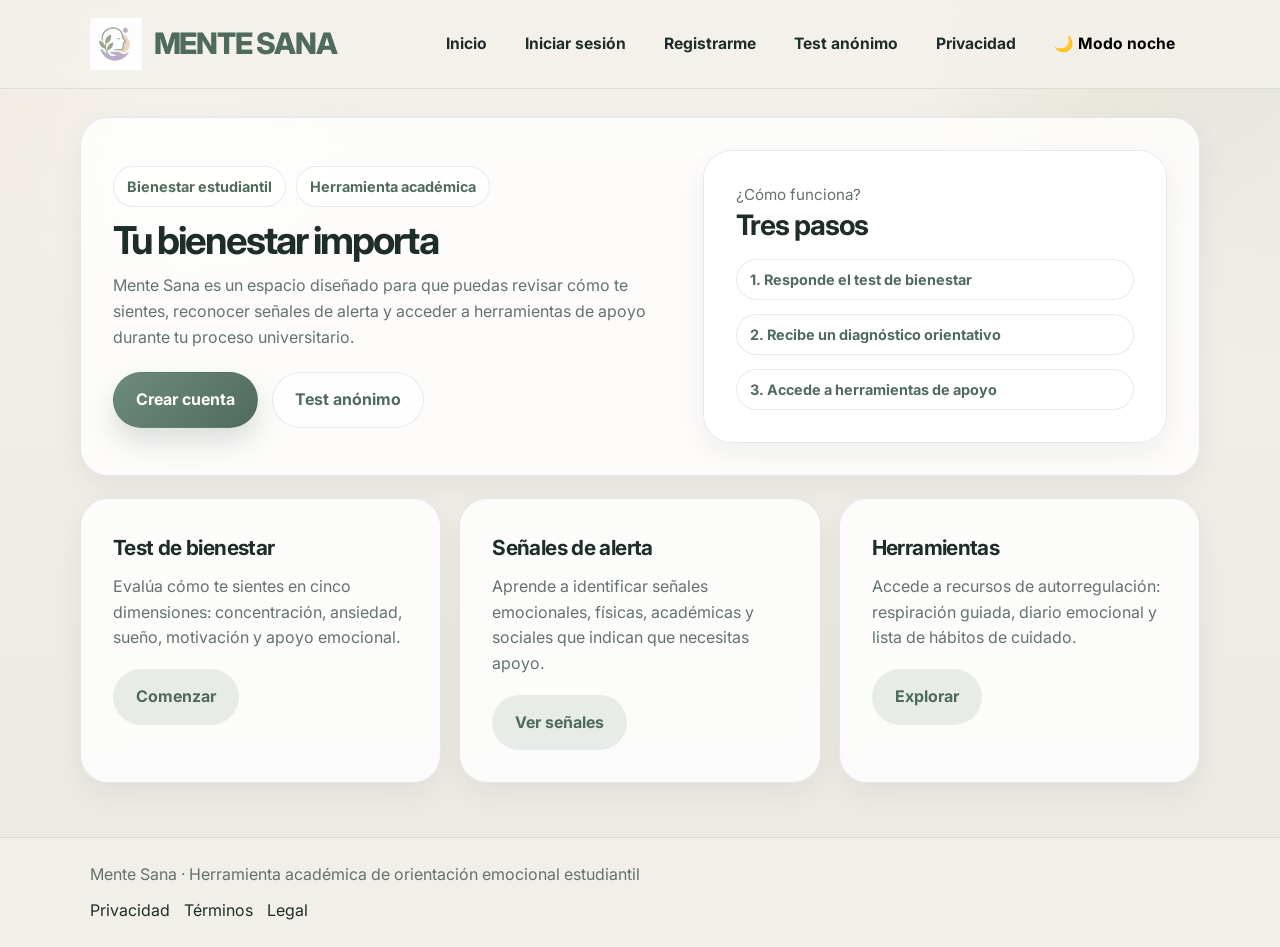
<file: index.html>
<!DOCTYPE html>
<html lang="es">
<head>
  <meta charset="UTF-8">
  <meta name="viewport" content="width=device-width, initial-scale=1.0">
  <title>Mente Sana</title>
  <link rel="preconnect" href="https://fonts.googleapis.com">
  <link rel="preconnect" href="https://fonts.gstatic.com" crossorigin>
  <link href="https://fonts.googleapis.com/css2?family=Inter:wght@400;500;600;700;800&display=swap" rel="stylesheet">
  <link rel="stylesheet" href="styles.css">
</head>
<body>
  <header class="header">
    <a href="index.html" class="logo-brand">
      <img src="logo.png" alt="Logo de Mente Sana" class="logo-img" width="52" height="52" loading="lazy">
      <span>MENTE SANA</span>
    </a>

    <nav class="nav">
      <a href="index.html">Inicio</a>
      <a href="login.html">Iniciar sesión</a>
      <a href="registro.html">Registrarme</a>
      <a href="evaluacion-anonima.html">Test anónimo</a>
      <a href="privacidad.html">Privacidad</a>
      <button id="themeToggle" class="theme-nav" type="button" aria-label="Cambiar tema"></button>
    </nav>
  </header>

  <main class="container section">
    <section class="hero reveal">
      <div class="hero-grid">
        <div>
          <div class="badges">
            <span class="badge">Bienestar estudiantil</span>
            <span class="badge">Herramienta académica</span>
          </div>
          <h1>Tu bienestar importa</h1>
          <p>Mente Sana es un espacio diseñado para que puedas revisar cómo te sientes, reconocer señales de alerta y acceder a herramientas de apoyo durante tu proceso universitario.</p>
          <div class="btn-row">
            <a href="registro.html" class="btn principal">Crear cuenta</a>
            <a href="evaluacion-anonima.html" class="btn secundario">Test anónimo</a>
          </div>
        </div>

        <div>
          <div class="panel-card" style="height:100%">
            <p class="mini-label">¿Cómo funciona?</p>
            <h2>Tres pasos</h2>
            <div style="margin-top:18px;display:flex;flex-direction:column;gap:14px">
              <div class="chip">1. Responde el test de bienestar</div>
              <div class="chip">2. Recibe un diagnóstico orientativo</div>
              <div class="chip">3. Accede a herramientas de apoyo</div>
            </div>
          </div>
        </div>
      </div>
    </section>

    <div class="cards-3" style="margin-top:22px">
      <article class="card reveal">
        <h3>Test de bienestar</h3>
        <p>Evalúa cómo te sientes en cinco dimensiones: concentración, ansiedad, sueño, motivación y apoyo emocional.</p>
        <a href="evaluacion-anonima.html" class="btn ghost">Comenzar</a>
      </article>

      <article class="card reveal">
        <h3>Señales de alerta</h3>
        <p>Aprende a identificar señales emocionales, físicas, académicas y sociales que indican que necesitas apoyo.</p>
        <a href="senales.html" class="btn ghost">Ver señales</a>
      </article>

      <article class="card reveal">
        <h3>Herramientas</h3>
        <p>Accede a recursos de autorregulación: respiración guiada, diario emocional y lista de hábitos de cuidado.</p>
        <a href="recursos.html" class="btn ghost">Explorar</a>
      </article>
    </div>
  </main>

  <footer class="footer">
    <p>Mente Sana · Herramienta académica de orientación emocional estudiantil</p>
    <div class="footer-links">
      <a href="privacidad.html">Privacidad</a>
      <a href="terminos.html">Términos</a>
      <a href="legal.html">Legal</a>
    </div>
  </footer>

  <script src="script.js"></script>
</body>
</html>
</file>
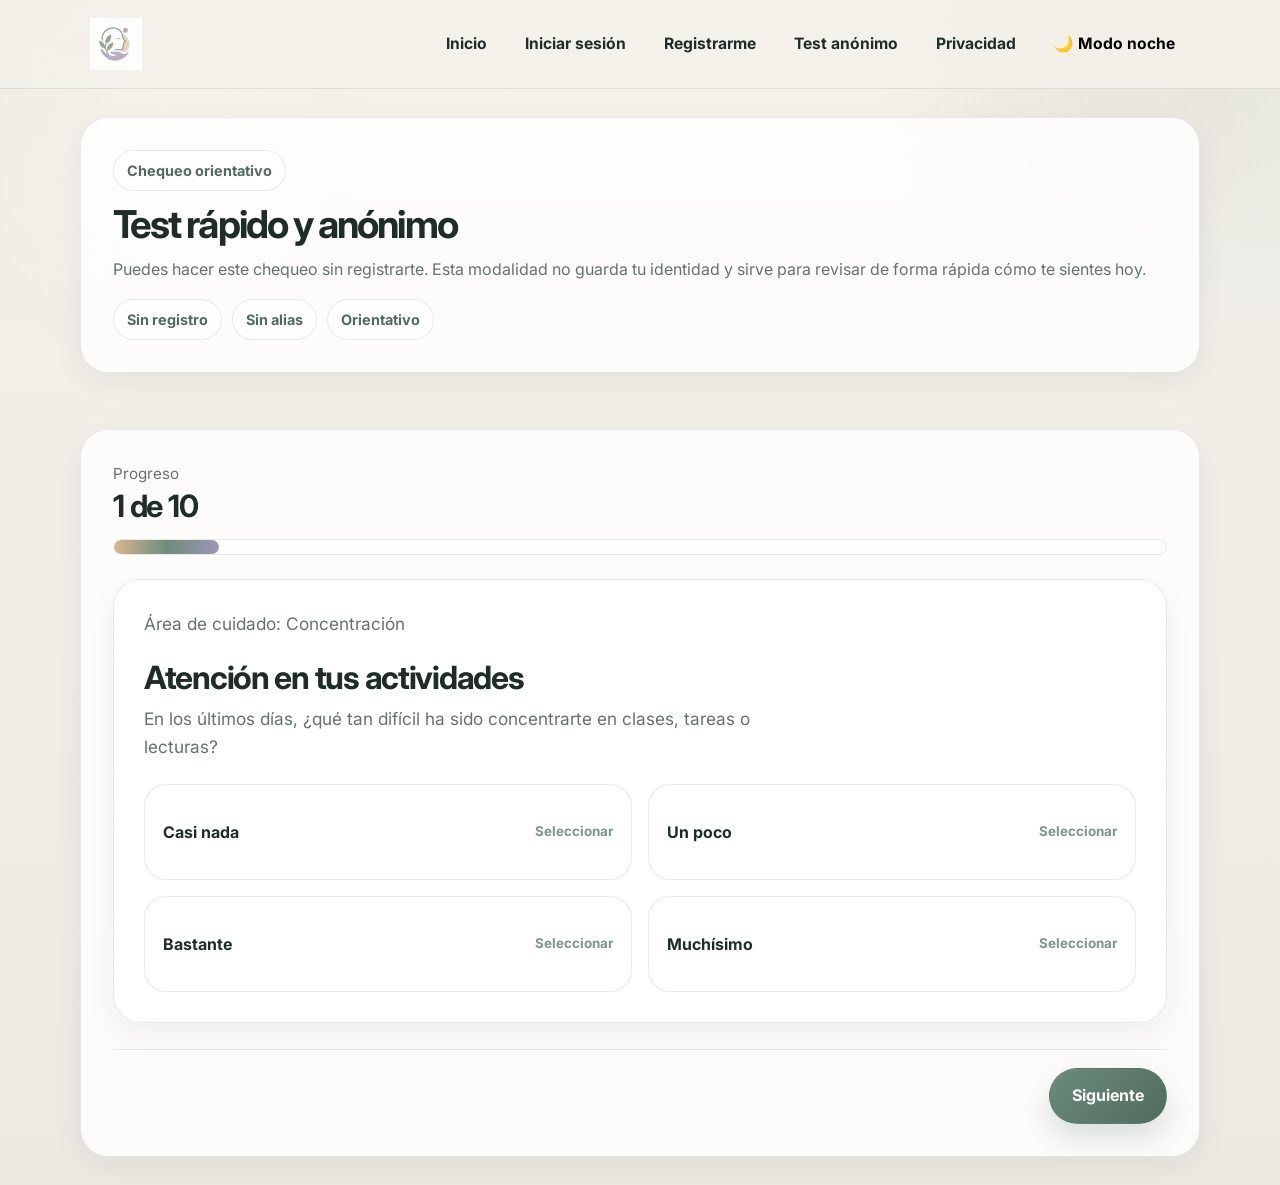
<file: evaluacion-anonima.html>
<!DOCTYPE html>
<html lang="es">
<head>
  <meta charset="UTF-8">
  <meta name="viewport" content="width=device-width, initial-scale=1.0">
  <title>Test rápido anónimo - Mente Sana</title>
  <link rel="preconnect" href="https://fonts.googleapis.com">
  <link rel="preconnect" href="https://fonts.gstatic.com" crossorigin>
  <link href="https://fonts.googleapis.com/css2?family=Inter:wght@400;500;600;700;800&display=swap" rel="stylesheet">
  <link rel="stylesheet" href="styles.css">
</head>
<body>
  <header class="header">
    <a href="index.html" class="logo-brand solo-logo">
      <img src="logo.png" alt="Logo de Mente Sana" class="logo-img" width="52" height="52" loading="lazy">
    </a>

    <nav class="nav">
      <a href="index.html">Inicio</a>
      <a href="login.html">Iniciar sesión</a>
      <a href="registro.html">Registrarme</a>
      <a href="evaluacion-anonima.html">Test anónimo</a>
      <a href="privacidad.html">Privacidad</a>
      <button id="themeToggle" class="theme-nav" type="button" aria-label="Cambiar tema"></button>
    </nav>
  </header>

  <main class="container section">
    <section class="hero reveal">
      <span class="badge">Chequeo orientativo</span>
      <h1>Test rápido y anónimo</h1>
      <p>Puedes hacer este chequeo sin registrarte. Esta modalidad no guarda tu identidad y sirve para revisar de forma rápida cómo te sientes hoy.</p>

      <div class="badges">
        <span class="badge">Sin registro</span>
        <span class="badge">Sin alias</span>
        <span class="badge">Orientativo</span>
      </div>
    </section>
  </main>

  <main class="container section">
    <section class="hero reveal">
      <div class="progress-top">
        <div>
          <p class="mini-label">Progreso</p>
          <h2><span id="preguntaActual">1</span> de <span id="totalPreguntas">8</span></h2>
        </div>
        <div class="progress-bar">
          <div id="progresoFill" class="progress-fill"></div>
        </div>
      </div>

      <form id="formTarjetas">
        <div id="preguntasContainer"></div>

        <div class="actions-eval">
          <button type="button" id="btnAnterior" class="btn secundario">Anterior</button>

          <div class="btn-row" style="margin-top:0">
            <button type="button" id="btnSiguiente" class="btn principal">Siguiente</button>
            <button type="submit" id="btnFinalizar" class="btn principal oculto">Ver resultado</button>
          </div>
        </div>
      </form>
    </section>

    <section id="resultadoBox" class="result-box oculto reveal">
      <h2>Resultado orientativo anónimo</h2>

      <div class="meter">
        <div id="medidorCirculo" class="meter-circle">0</div>
        <div>
          <p class="mini-label">Estado general</p>
          <h3 id="resultadoEstado">Estado emocional</h3>
          <p id="resultadoMensaje">Aquí verás una orientación general según tus respuestas.</p>
        </div>
      </div>

      <div class="recommend-box">
        <p class="mini-label">Qué podrías hacer ahora</p>
        <div id="resultadoRecomendaciones"></div>
      </div>

      <div class="btn-row">
        <a href="registro.html" class="btn principal">Crear cuenta</a>
        <a href="recursos.html" class="btn secundario">Ver herramientas</a>
      </div>
    </section>
  </main>

  <script src="script.js"></script>
</body>
</html>
</file>
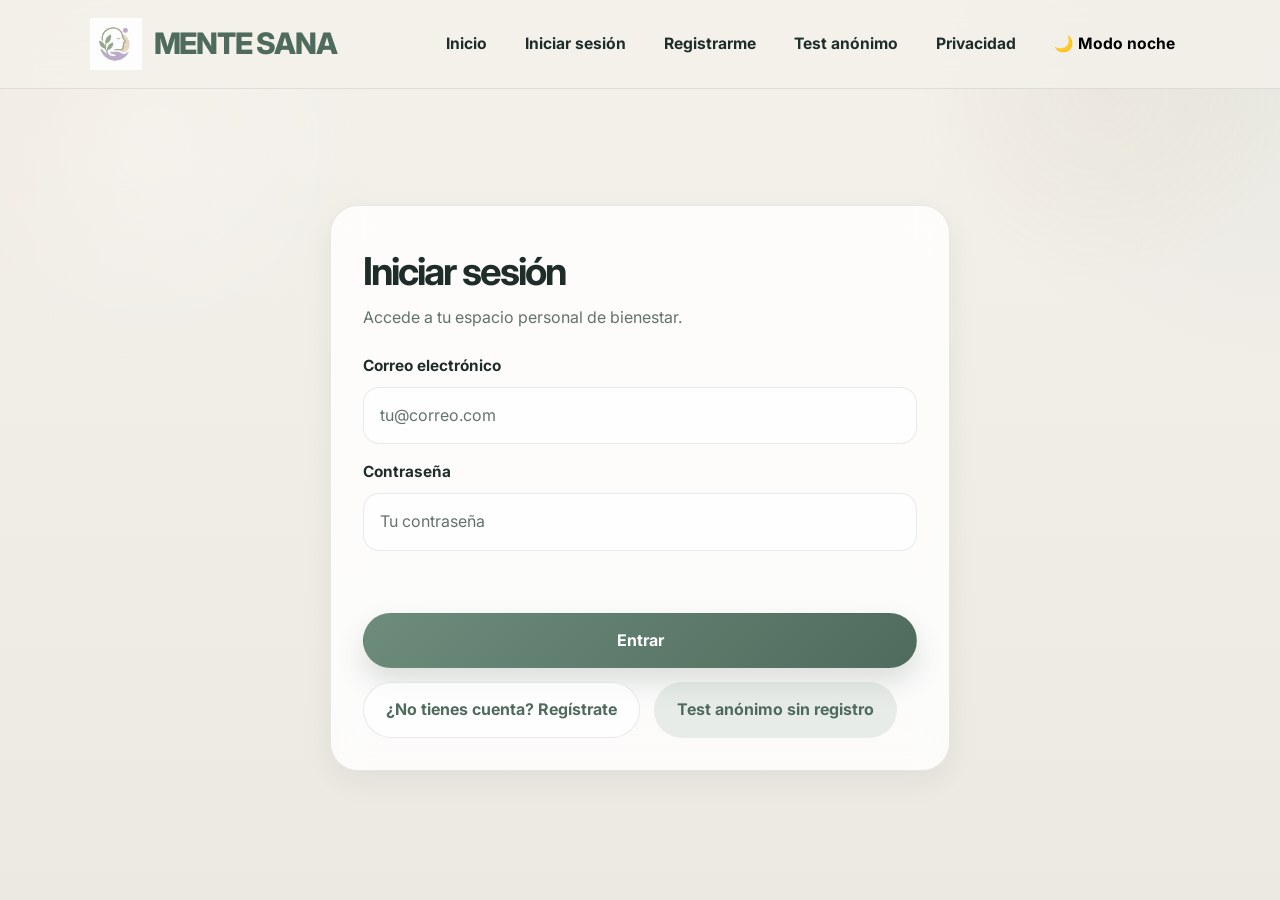
<file: evaluacion.html>
<!DOCTYPE html>
<html lang="es">
<head>
  <meta charset="UTF-8">
  <meta name="viewport" content="width=device-width, initial-scale=1.0">
  <title>Cómo me siento hoy - Mente Sana</title>
  <link rel="preconnect" href="https://fonts.googleapis.com">
  <link rel="preconnect" href="https://fonts.gstatic.com" crossorigin>
  <link href="https://fonts.googleapis.com/css2?family=Inter:wght@400;500;600;700;800&display=swap" rel="stylesheet">
  <link rel="stylesheet" href="styles.css">
</head>
<body data-protegida="true">
  <header class="header">
    <a href="index.html" class="logo-brand solo-logo">
      <img src="logo.png" alt="Logo de Mente Sana" class="logo-img" width="52" height="52" loading="lazy">
    </a>

    <nav class="nav">
      <a href="panel.html">Panel</a>
      <a href="evaluacion.html">Cómo me siento</a>
      <a href="senales.html">Señales</a>
      <a href="recursos.html">Herramientas</a>
      <a href="privacidad.html">Privacidad</a>
      <a href="#" id="cerrarSesion">Cerrar sesión</a>
      <button id="themeToggle" class="theme-nav" type="button" aria-label="Cambiar tema"></button>
    </nav>
  </header>

  <main class="container section">
    <section class="panel-card reveal">
      <span class="badge">Chequeo de bienestar</span>
      <h1>¿Cómo te has sentido últimamente?</h1>
      <p>Este espacio fue diseñado para ayudarte a reconocer señales de cansancio, ansiedad, desmotivación o necesidad de apoyo. No busca juzgarte ni darte una etiqueta, sino orientarte con más claridad y cuidado.</p>
    </section>

    <section class="hero reveal" style="margin-top:20px">
      <div class="progress-top">
        <div>
          <p class="mini-label">Avance del chequeo</p>
          <h2><span id="preguntaActual">1</span> de <span id="totalPreguntas">10</span></h2>
        </div>
        <div class="progress-bar">
          <div id="progresoFill" class="progress-fill"></div>
        </div>
      </div>

      <form id="formTarjetas">
        <div id="preguntasContainer"></div>

        <div class="actions-eval">
          <button type="button" id="btnAnterior" class="btn secundario">Anterior</button>

          <div class="btn-row" style="margin-top:0">
            <button type="button" id="btnSiguiente" class="btn principal">Siguiente</button>
            <button type="submit" id="btnFinalizar" class="btn principal oculto">Ver orientación</button>
          </div>
        </div>
      </form>
    </section>

    <section id="resultadoBox" class="result-box oculto reveal">
      <h2>Orientación personalizada</h2>

      <div class="meter" style="align-items:start">
        <div id="medidorCirculo" class="meter-circle">0%</div>
        <div>
          <p class="mini-label">Lectura general</p>
          <h3 id="resultadoEstado">Estado emocional</h3>
          <p id="resultadoMensaje">Aquí verás una lectura cuidadosa de tus respuestas.</p>
        </div>
      </div>

      <div class="recommend-box">
        <p class="mini-label">Lo que hoy necesita más atención</p>
        <div id="resultadoRecomendaciones"></div>
      </div>

      <div class="recommend-box" style="margin-top:16px">
        <p class="mini-label">Siguiente paso sugerido</p>
        <div id="resultadoPaso"></div>
      </div>

      <div class="btn-row">
        <a href="recursos.html" class="btn principal">Ir a herramientas</a>
        <a href="panel.html" class="btn secundario">Volver al panel</a>
      </div>
    </section>
  </main>

  <script src="script.js"></script>
</body>
</html>
</file>
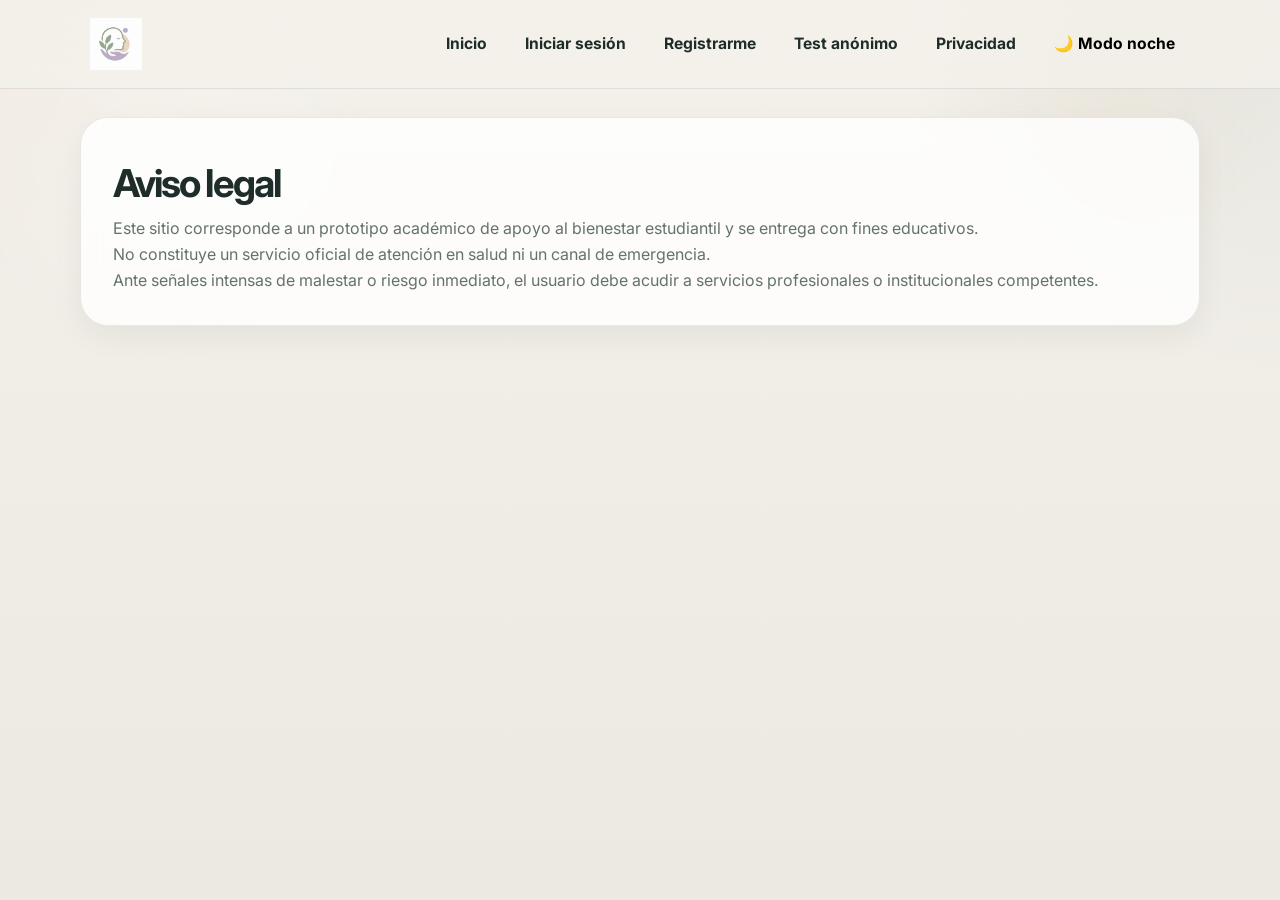
<file: legal.html>
<!DOCTYPE html>
<html lang="es">
<head>
  <meta charset="UTF-8">
  <meta name="viewport" content="width=device-width, initial-scale=1.0">
  <title>Aviso legal - Mente Sana</title>
  <link rel="preconnect" href="https://fonts.googleapis.com">
  <link rel="preconnect" href="https://fonts.gstatic.com" crossorigin>
  <link href="https://fonts.googleapis.com/css2?family=Inter:wght@400;500;600;700;800&display=swap" rel="stylesheet">
  <link rel="stylesheet" href="styles.css">
</head>
<body>
  <header class="header">
    <a href="index.html" class="logo-brand solo-logo">
      <img src="logo.png" alt="Logo de Mente Sana" class="logo-img" width="52" height="52" loading="lazy">
    </a>

    <nav class="nav">
      <a href="index.html">Inicio</a>
      <a href="login.html">Iniciar sesión</a>
      <a href="registro.html">Registrarme</a>
      <a href="evaluacion-anonima.html">Test anónimo</a>
      <a href="privacidad.html">Privacidad</a>
      <button id="themeToggle" class="theme-nav" type="button" aria-label="Cambiar tema"></button>
    </nav>
  </header>

  <main class="container section">
    <section class="legal-card reveal">
      <h1>Aviso legal</h1>
      <p>Este sitio corresponde a un prototipo académico de apoyo al bienestar estudiantil y se entrega con fines educativos.</p>
      <p>No constituye un servicio oficial de atención en salud ni un canal de emergencia.</p>
      <p>Ante señales intensas de malestar o riesgo inmediato, el usuario debe acudir a servicios profesionales o institucionales competentes.</p>
    </section>
  </main>

  <script src="script.js"></script>
</body>
</html>
</file>
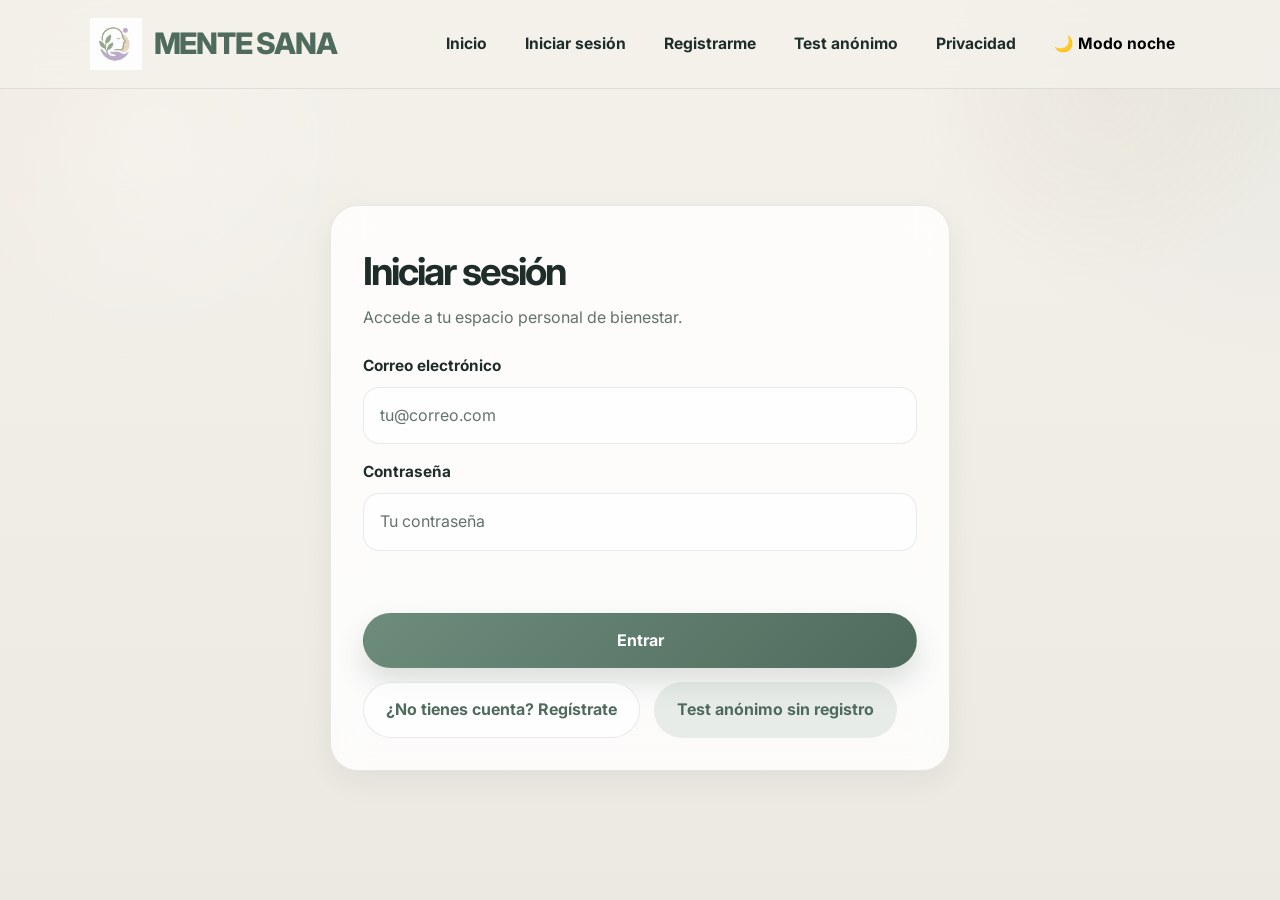
<file: login.html>
<!DOCTYPE html>
<html lang="es">
<head>
  <meta charset="UTF-8">
  <meta name="viewport" content="width=device-width, initial-scale=1.0">
  <title>Iniciar sesión - Mente Sana</title>
  <link rel="preconnect" href="https://fonts.googleapis.com">
  <link rel="preconnect" href="https://fonts.gstatic.com" crossorigin>
  <link href="https://fonts.googleapis.com/css2?family=Inter:wght@400;500;600;700;800&display=swap" rel="stylesheet">
  <link rel="stylesheet" href="styles.css">
</head>
<body>
  <header class="header">
    <a href="index.html" class="logo-brand">
      <img src="logo.png" alt="Logo de Mente Sana" class="logo-img" width="52" height="52" loading="lazy">
      <span>MENTE SANA</span>
    </a>

    <nav class="nav">
      <a href="index.html">Inicio</a>
      <a href="login.html">Iniciar sesión</a>
      <a href="registro.html">Registrarme</a>
      <a href="evaluacion-anonima.html">Test anónimo</a>
      <a href="privacidad.html">Privacidad</a>
      <button id="themeToggle" class="theme-nav" type="button" aria-label="Cambiar tema"></button>
    </nav>
  </header>

  <main class="auth-main">
    <section class="auth-card reveal">
      <h1>Iniciar sesión</h1>
      <p>Accede a tu espacio personal de bienestar.</p>

      <form class="auth-form" id="formLogin" novalidate>
        <div class="auth-group">
          <label for="email">Correo electrónico</label>
          <input type="email" id="email" name="email" placeholder="tu@correo.com" required autocomplete="email">
        </div>

        <div class="auth-group">
          <label for="password">Contraseña</label>
          <input type="password" id="password" name="password" placeholder="Tu contraseña" required autocomplete="current-password">
        </div>

        <p class="mensaje-form" id="mensajeLogin" aria-live="polite"></p>

        <button type="submit" class="btn principal">Entrar</button>
      </form>

      <div class="btn-row" style="margin-top:14px">
        <a href="registro.html" class="btn secundario">¿No tienes cuenta? Regístrate</a>
        <a href="evaluacion-anonima.html" class="btn ghost">Test anónimo sin registro</a>
      </div>
    </section>
  </main>

  <script src="script.js"></script>
</body>
</html>
</file>
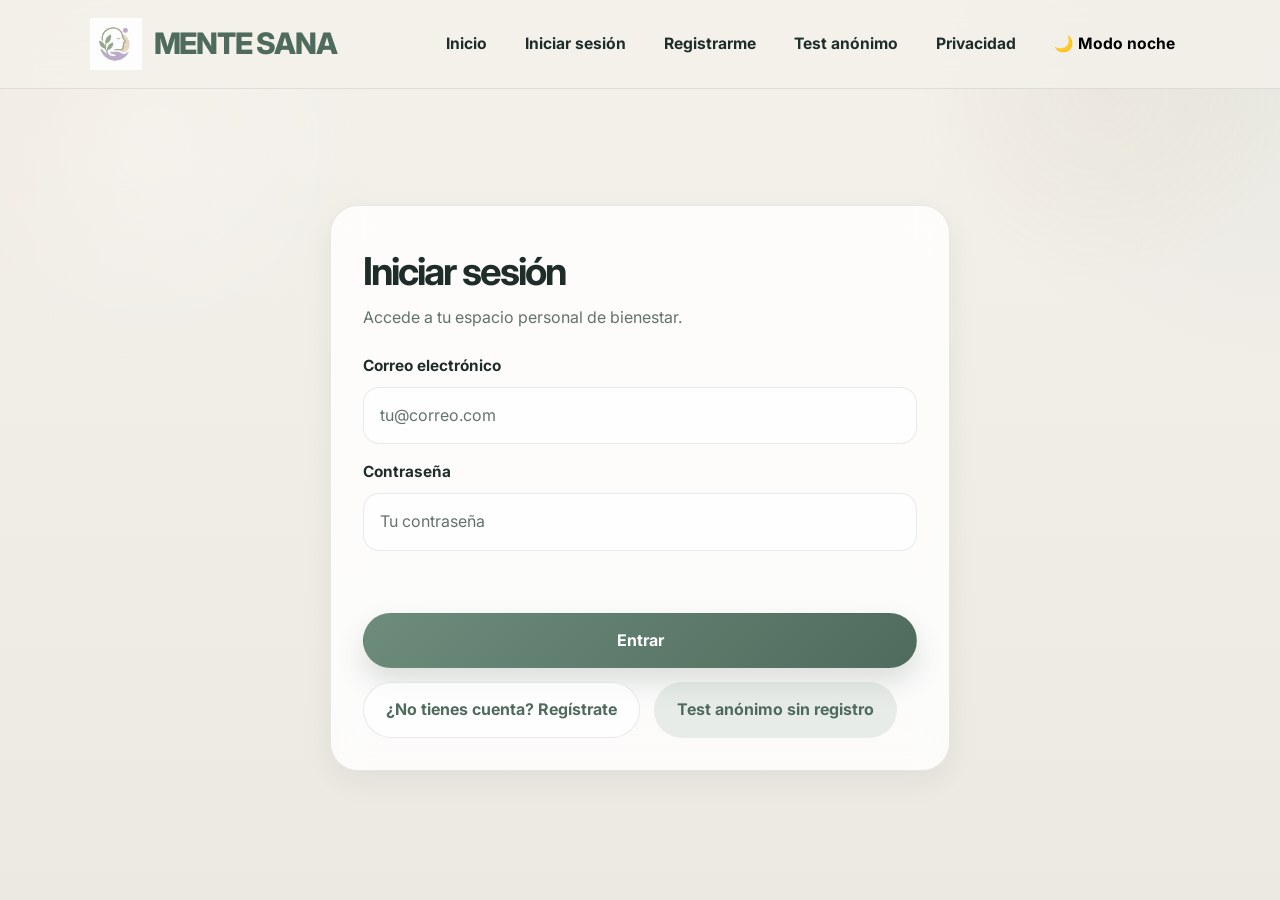
<file: panel.html>
<!DOCTYPE html>
<html lang="es">
<head>
  <meta charset="UTF-8">
  <meta name="viewport" content="width=device-width, initial-scale=1.0">
  <title>Panel - Mente Sana</title>
  <link rel="preconnect" href="https://fonts.googleapis.com">
  <link rel="preconnect" href="https://fonts.gstatic.com" crossorigin>
  <link href="https://fonts.googleapis.com/css2?family=Inter:wght@400;500;600;700;800&display=swap" rel="stylesheet">
  <link rel="stylesheet" href="styles.css">
</head>
<body data-protegida="true">
  <header class="header">
    <a href="index.html" class="logo-brand solo-logo">
      <img src="logo.png" alt="Logo de Mente Sana" class="logo-img" width="52" height="52" loading="lazy">
    </a>

    <nav class="nav">
      <a href="panel.html">Panel</a>
      <a href="evaluacion.html">Cómo me siento</a>
      <a href="senales.html">Señales</a>
      <a href="recursos.html">Herramientas</a>
      <a href="privacidad.html">Privacidad</a>
      <a href="#" id="cerrarSesion">Cerrar sesión</a>
      <button id="themeToggle" class="theme-nav" type="button" aria-label="Cambiar tema"></button>
    </nav>
  </header>

  <main class="container section">
    <section class="panel-card reveal">
      <h1>Hola, <span id="usuarioAlias">Estudiante</span></h1>
      <p>Este es tu espacio personal para revisar cómo te sientes, reconocer señales de sobrecarga y usar herramientas de apoyo durante tu proceso universitario.</p>

      <div class="panel-chip-group">
        <span class="panel-chip">Sesión activa</span>
        <span class="panel-chip">Seguimiento personal</span>
        <span class="panel-chip">Acceso a herramientas</span>
      </div>
    </section>

    <section class="cards-3 reveal" style="margin-top:20px">
      <article class="card">
        <h3>Chequeo emocional</h3>
        <p>Haz tu evaluación personal con preguntas breves y un resultado orientativo.</p>
        <a href="evaluacion.html" class="btn principal">Hacer evaluación</a>
      </article>

      <article class="card">
        <h3>Señales de alerta</h3>
        <p>Identifica cambios en sueño, concentración, energía, ansiedad y motivación.</p>
        <a href="senales.html" class="btn secundario">Ver señales</a>
      </article>

      <article class="card">
        <h3>Herramientas de apoyo</h3>
        <p>Respiración guiada, descarga mental, plan de apoyo y solicitud de ayuda.</p>
        <a href="recursos.html" class="btn secundario">Ir a herramientas</a>
      </article>
    </section>
  </main>

  <script src="script.js"></script>
</body>
</html>
</file>
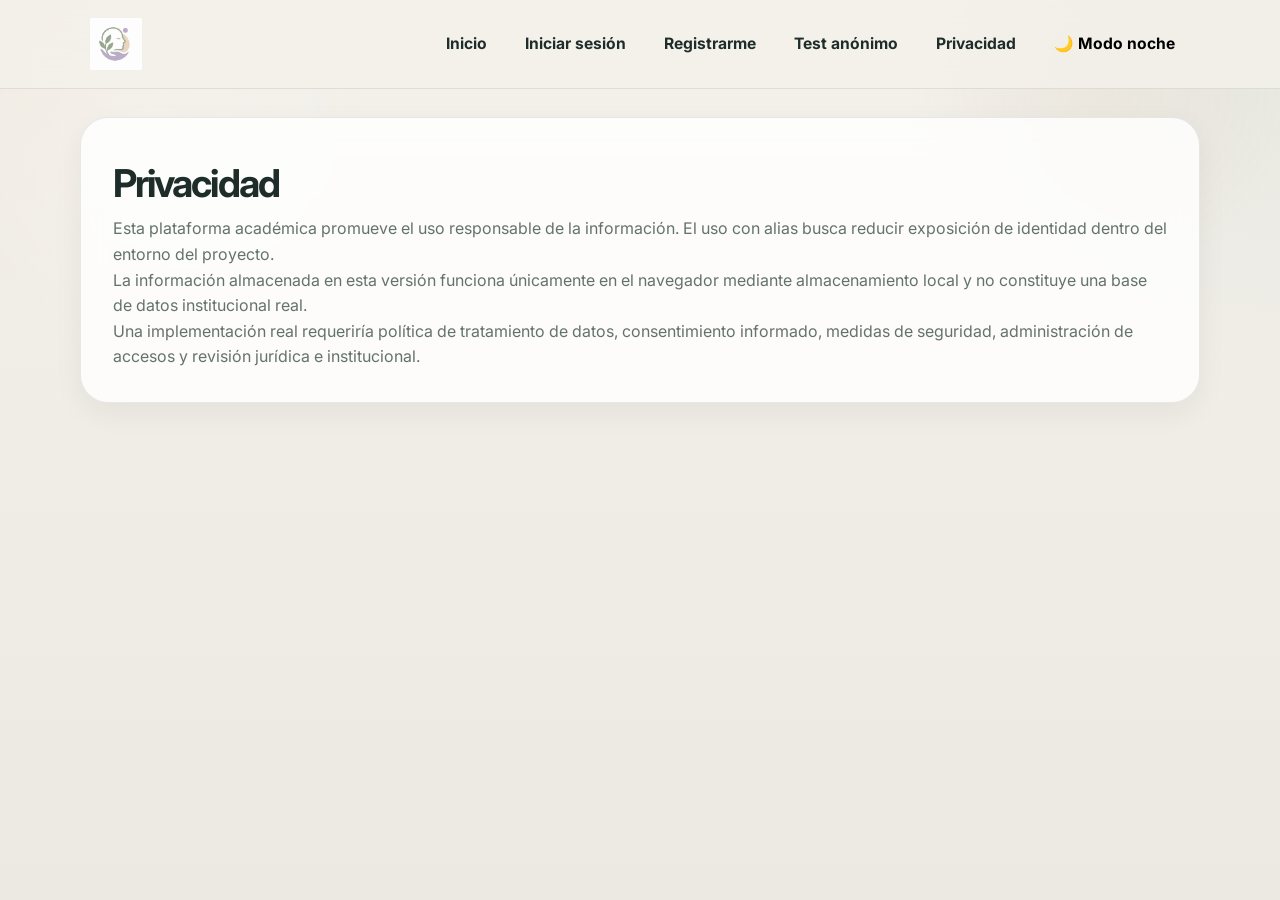
<file: privacidad.html>
<!DOCTYPE html>
<html lang="es">
<head>
  <meta charset="UTF-8">
  <meta name="viewport" content="width=device-width, initial-scale=1.0">
  <title>Privacidad - Mente Sana</title>
  <link rel="preconnect" href="https://fonts.googleapis.com">
  <link rel="preconnect" href="https://fonts.gstatic.com" crossorigin>
  <link href="https://fonts.googleapis.com/css2?family=Inter:wght@400;500;600;700;800&display=swap" rel="stylesheet">
  <link rel="stylesheet" href="styles.css">
</head>
<body>
  <header class="header">
    <a href="index.html" class="logo-brand solo-logo">
      <img src="logo.png" alt="Logo de Mente Sana" class="logo-img" width="52" height="52" loading="lazy">
    </a>

    <nav class="nav">
      <a href="index.html">Inicio</a>
      <a href="login.html">Iniciar sesión</a>
      <a href="registro.html">Registrarme</a>
      <a href="evaluacion-anonima.html">Test anónimo</a>
      <a href="privacidad.html">Privacidad</a>
      <button id="themeToggle" class="theme-nav" type="button" aria-label="Cambiar tema"></button>
    </nav>
  </header>

  <main class="container section">
    <section class="legal-card reveal">
      <h1>Privacidad</h1>
      <p>Esta plataforma académica promueve el uso responsable de la información. El uso con alias busca reducir exposición de identidad dentro del entorno del proyecto.</p>
      <p>La información almacenada en esta versión funciona únicamente en el navegador mediante almacenamiento local y no constituye una base de datos institucional real.</p>
      <p>Una implementación real requeriría política de tratamiento de datos, consentimiento informado, medidas de seguridad, administración de accesos y revisión jurídica e institucional.</p>
    </section>
  </main>

  <script src="script.js"></script>
</body>
</html>
</file>
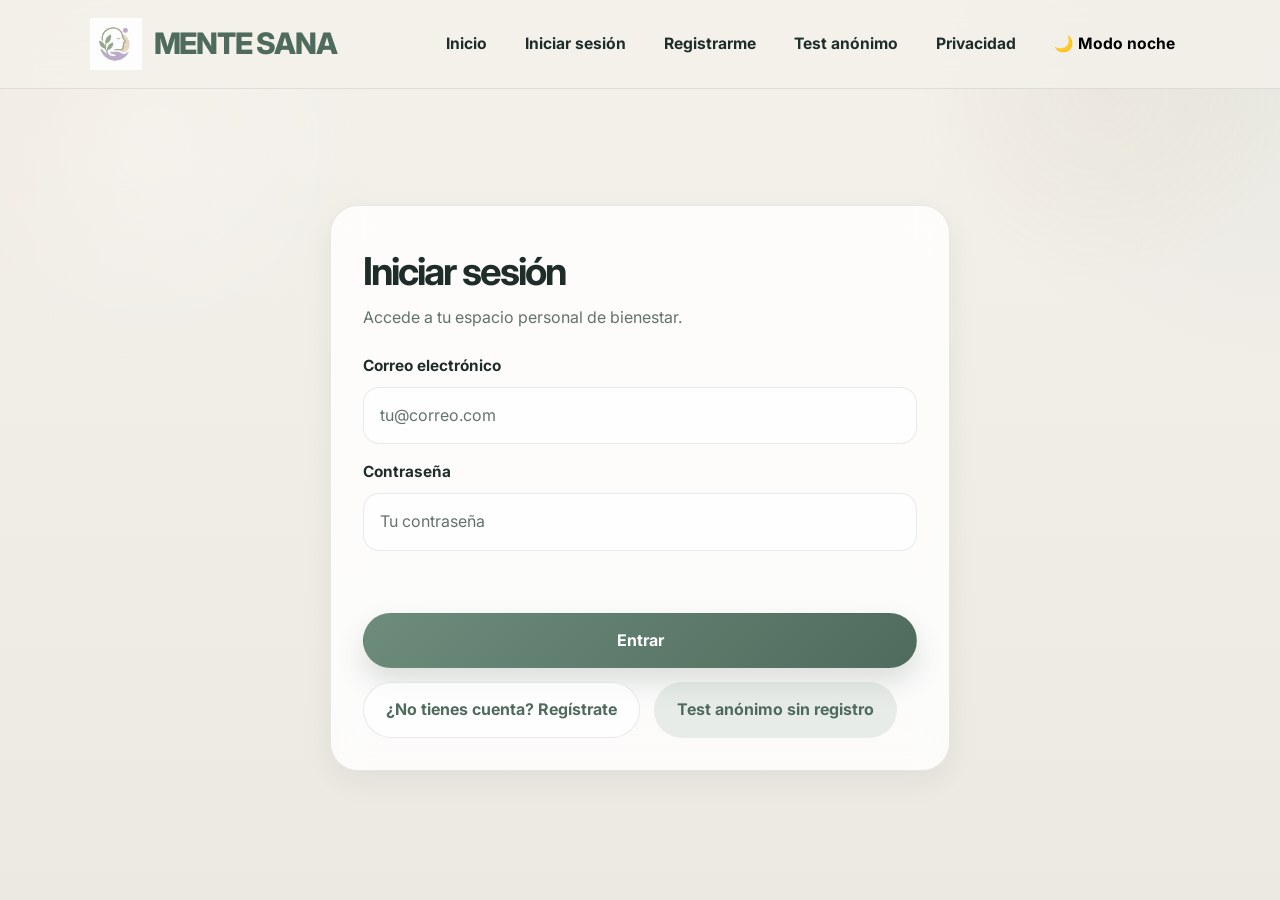
<file: recursos.html>
<!DOCTYPE html>
<html lang="es">
<head>
  <meta charset="UTF-8">
  <meta name="viewport" content="width=device-width, initial-scale=1.0">
  <title>Herramientas - Mente Sana</title>
  <link rel="preconnect" href="https://fonts.googleapis.com">
  <link rel="preconnect" href="https://fonts.gstatic.com" crossorigin>
  <link href="https://fonts.googleapis.com/css2?family=Inter:wght@400;500;600;700;800&display=swap" rel="stylesheet">
  <link rel="stylesheet" href="styles.css">
</head>
<body data-protegida="true">
  <header class="header">
    <a href="index.html" class="logo-brand solo-logo">
      <img src="logo.png" alt="Logo de Mente Sana" class="logo-img" width="52" height="52" loading="lazy">
    </a>

    <nav class="nav">
      <a href="panel.html">Panel</a>
      <a href="evaluacion.html">Cómo me siento</a>
      <a href="senales.html">Señales</a>
      <a href="recursos.html">Herramientas</a>
      <a href="privacidad.html">Privacidad</a>
      <a href="#" id="cerrarSesion">Cerrar sesión</a>
      <button id="themeToggle" class="theme-nav" type="button" aria-label="Cambiar tema"></button>
    </nav>
  </header>

  <main class="container section">
    <section class="panel-card reveal">
      <h1>Herramientas prácticas de apoyo</h1>
      <p>Este espacio ya no es solo informativo. Incluye ayudas breves y utilizables para estudiantes que necesitan regularse, ordenar pensamientos y preparar una solicitud de ayuda.</p>

      <div class="panel-chip-group">
        <span class="panel-chip">Respiración guiada</span>
        <span class="panel-chip">Plan de crisis breve</span>
        <span class="panel-chip">Organización emocional</span>
      </div>
    </section>

    <section class="tool-grid reveal" style="margin-top:20px">
      <article class="tool-card">
        <h3>Guía de respiración</h3>
        <p>Úsala cuando sientas ansiedad, saturación o bloqueo académico.</p>
        <div id="breathVisual" class="breath-visual">Inhala</div>
        <div class="btn-row">
          <button class="btn principal" id="startBreathing">Iniciar</button>
          <button class="btn secundario" id="stopBreathing">Detener</button>
        </div>
        <div class="tool-output" id="breathText">Sigue el ritmo visual: inhala, sostén y exhala lentamente.</div>
      </article>

      <article class="tool-card">
        <h3>Descarga mental guiada</h3>
        <p>Escribe lo que te abruma y separa lo que requiere acción inmediata de lo que puede esperar.</p>
        <textarea id="mentalDumpInput" placeholder="Escribe aquí lo que sientes, lo que te preocupa o lo que tienes pendiente..."></textarea>
        <div class="btn-row">
          <button class="btn principal" id="processDump">Organizar</button>
        </div>
        <div class="tool-output" id="mentalDumpOutput">Aquí aparecerá una organización simple de tus ideas.</div>
      </article>

      <article class="tool-card">
        <h3>Mini plan de apoyo</h3>
        <p>Marca lo que necesitas hoy para salir del bloqueo y generar una acción concreta.</p>
        <div class="checklist">
          <label><input type="checkbox" value="Tomar agua y respirar 3 minutos">Tomar agua y respirar 3 minutos</label>
          <label><input type="checkbox" value="Escribir a una persona de confianza">Escribir a una persona de confianza</label>
          <label><input type="checkbox" value="Reducir tareas a una sola prioridad">Reducir tareas a una sola prioridad</label>
          <label><input type="checkbox" value="Pedir cita o apoyo institucional">Pedir cita o apoyo institucional</label>
        </div>
        <div class="btn-row">
          <button class="btn principal" id="buildPlan">Crear plan</button>
        </div>
        <div class="tool-output" id="planOutput">Tu plan breve aparecerá aquí.</div>
      </article>

      <article class="tool-card">
        <h3>Preparar solicitud de ayuda</h3>
        <p>Genera un texto simple para pedir apoyo a bienestar universitario, docente o familiar.</p>
        <input id="helpTarget" type="text" placeholder="Ej. Bienestar universitario, profesor, mamá, amigo">
        <textarea id="helpContext" placeholder="Ej. Me siento saturado/a, me cuesta concentrarme y necesito orientación."></textarea>
        <div class="btn-row">
          <button class="btn principal" id="generateHelpMessage">Generar mensaje</button>
        </div>
        <div class="tool-output" id="helpMessageOutput">Aquí se generará un mensaje base que puedes copiar y enviar.</div>
      </article>
    </section>

    <p class="small-note container">Estas herramientas son de orientación y apoyo inicial. No reemplazan atención psicológica ni servicios de emergencia.</p>
  </main>

  <script src="script.js"></script>
</body>
</html>
</file>
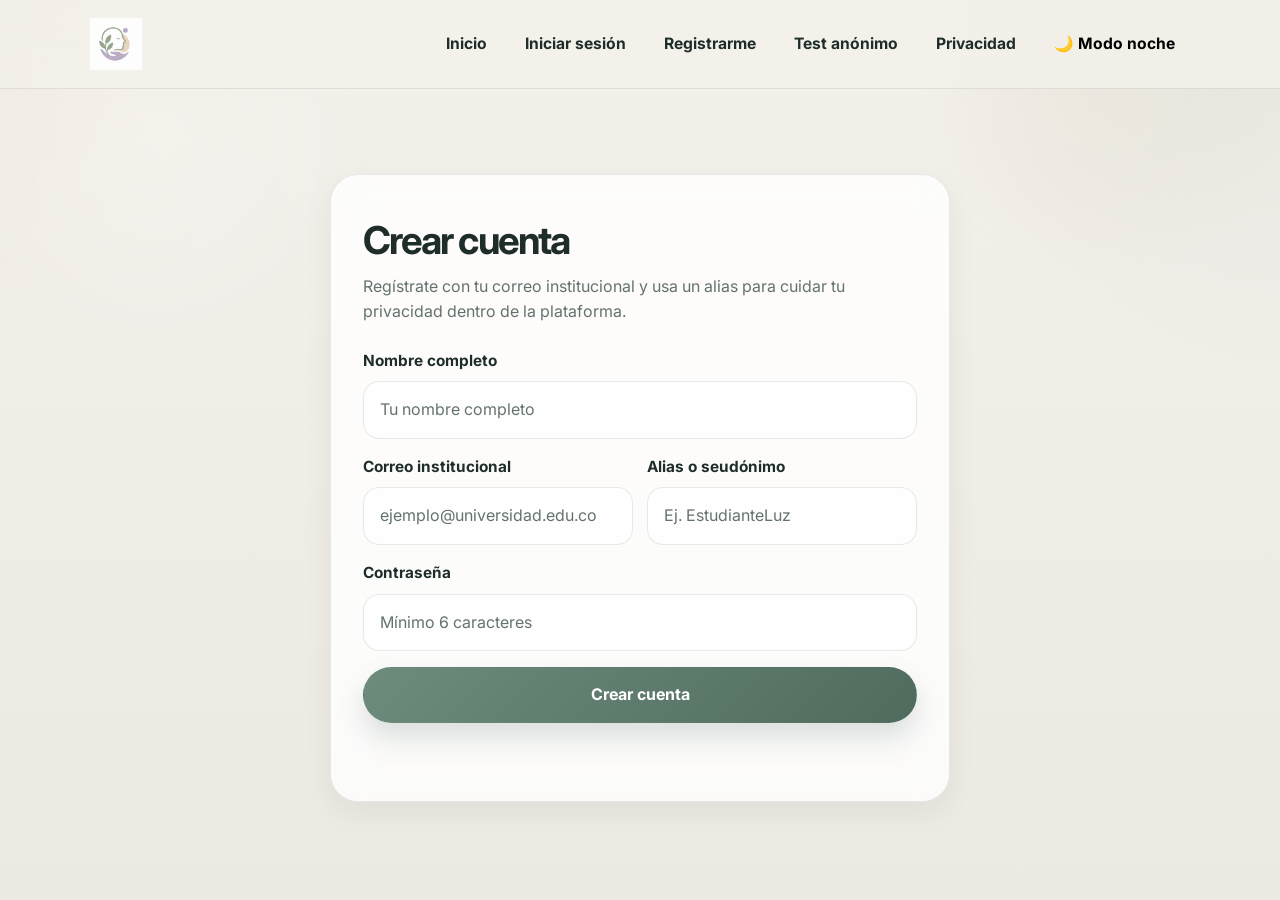
<file: registro.html>
<!DOCTYPE html>
<html lang="es">
<head>
  <meta charset="UTF-8">
  <meta name="viewport" content="width=device-width, initial-scale=1.0">
  <title>Crear cuenta - Mente Sana</title>
  <link rel="preconnect" href="https://fonts.googleapis.com">
  <link rel="preconnect" href="https://fonts.gstatic.com" crossorigin>
  <link href="https://fonts.googleapis.com/css2?family=Inter:wght@400;500;600;700;800&display=swap" rel="stylesheet">
  <link rel="stylesheet" href="styles.css">
</head>
<body>
  <header class="header">
    <a href="index.html" class="logo-brand solo-logo">
      <img src="logo.png" alt="Logo de Mente Sana" class="logo-img" width="52" height="52" loading="lazy">
    </a>

    <nav class="nav">
      <a href="index.html">Inicio</a>
      <a href="login.html">Iniciar sesión</a>
      <a href="registro.html">Registrarme</a>
      <a href="evaluacion-anonima.html">Test anónimo</a>
      <a href="privacidad.html">Privacidad</a>
      <button id="themeToggle" class="theme-nav" type="button" aria-label="Cambiar tema"></button>
    </nav>
  </header>

  <main class="auth-main">
    <section class="auth-card reveal">
      <h1>Crear cuenta</h1>
      <p>Regístrate con tu correo institucional y usa un alias para cuidar tu privacidad dentro de la plataforma.</p>

      <form id="registroForm" class="auth-form">
        <div class="auth-group">
          <label for="nombre">Nombre completo</label>
          <input type="text" id="nombre" placeholder="Tu nombre completo" required>
        </div>

        <div class="form-row">
          <div class="auth-group">
            <label for="correo">Correo institucional</label>
            <input type="email" id="correo" placeholder="ejemplo@universidad.edu.co" required>
          </div>

          <div class="auth-group">
            <label for="alias">Alias o seudónimo</label>
            <input type="text" id="alias" placeholder="Ej. EstudianteLuz" required>
          </div>
        </div>

        <div class="auth-group">
          <label for="password">Contraseña</label>
          <input type="password" id="password" placeholder="Mínimo 6 caracteres" required>
        </div>

        <button type="submit" class="btn principal">Crear cuenta</button>
        <p id="registroMensaje" class="mensaje-form"></p>
      </form>
    </section>
  </main>

  <script src="script.js"></script>
</body>
</html>
</file>
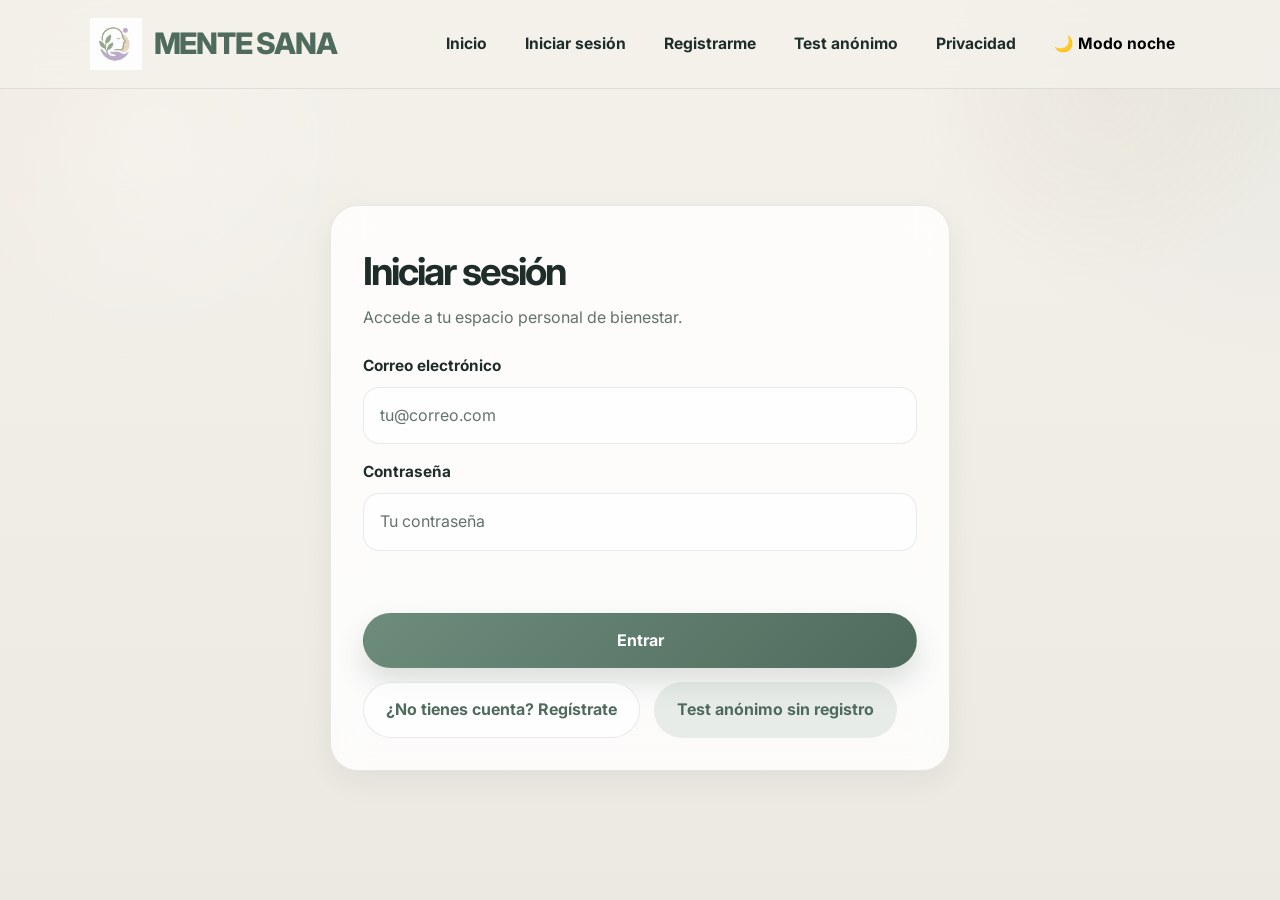
<file: senales.html>
<!DOCTYPE html>
<html lang="es">
<head>
  <meta charset="UTF-8">
  <meta name="viewport" content="width=device-width, initial-scale=1.0">
  <title>Señales de alerta y cuidado - Mente Sana</title>
  <link rel="preconnect" href="https://fonts.googleapis.com">
  <link rel="preconnect" href="https://fonts.gstatic.com" crossorigin>
  <link href="https://fonts.googleapis.com/css2?family=Inter:wght@400;500;600;700;800&display=swap" rel="stylesheet">
  <link rel="stylesheet" href="styles.css">
</head>
<body data-protegida="true">
  <header class="header">
    <a href="index.html" class="logo-brand solo-logo">
      <img src="logo.png" alt="Logo de Mente Sana" class="logo-img" width="52" height="52" loading="lazy">
    </a>
    <nav class="nav">
      <a href="panel.html">Panel</a>
      <a href="evaluacion.html">Cómo me siento</a>
      <a href="senales.html">Señales</a>
      <a href="recursos.html">Herramientas</a>
      <a href="privacidad.html">Privacidad</a>
      <a href="#" id="cerrarSesion">Cerrar sesión</a>
      <button id="themeToggle" class="theme-nav" type="button" aria-label="Cambiar tema"></button>
    </nav>
  </header>

  <main class="container section">
    <section class="panel-card reveal">
      <span class="badge">Guía de orientación</span>
      <h1>Señales que vale la pena tomar en serio</h1>
      <p>Estas señales no buscan asustarte ni reemplazar ayuda profesional. Su propósito es ayudar al estudiante a identificar cambios emocionales, físicos, sociales y académicos que pueden indicar que necesita apoyo.</p>
    </section>

    <section class="hero reveal" style="margin-top:20px">
      <div class="progress-top" style="align-items:end">
        <div>
          <p class="mini-label">Lectura rápida</p>
          <h2>Cuatro áreas para observar</h2>
        </div>
      </div>

      <div class="cards-grid signs-grid">
        <article class="sign-card">
          <div class="sign-head">
            <span class="pill teal">Emocionales</span>
            <span class="level-tag">Autoobservación</span>
          </div>
          <h3>Cuando las emociones empiezan a pesar más</h3>
          <ul>
            <li>Sentirte ansioso/a, triste, irritable o desbordado/a durante varios días.</li>
            <li>Llorar con facilidad, sentir vacío o tener dificultad para regular lo que sientes.</li>
            <li>Estar en alerta constante, con preocupación intensa o pensamientos repetitivos.</li>
            <li>Sentir culpa, frustración o desesperanza con más frecuencia de lo habitual.</li>
          </ul>
        </article>

        <article class="sign-card">
          <div class="sign-head">
            <span class="pill blue">Físicas</span>
            <span class="level-tag">Cuerpo</span>
          </div>
          <h3>Cuando el cuerpo también empieza a mostrarlo</h3>
          <ul>
            <li>Cansancio persistente, agotamiento o sensación de no recuperarte aunque descanses.</li>
            <li>Cambios marcados en sueño, apetito o energía.</li>
            <li>Tensión corporal, dolor de cabeza, taquicardia o molestias que aumentan con el estrés.</li>
            <li>Dificultad para respirar con calma, sensación de presión o inquietud física frecuente.</li>
          </ul>
        </article>

        <article class="sign-card">
          <div class="sign-head">
            <span class="pill gold">Académicas</span>
            <span class="level-tag">Rendimiento</span>
          </div>
          <h3>Cuando afecta tu estudio y tu rutina</h3>
          <ul>
            <li>Te cuesta concentrarte, empezar tareas o sostener el ritmo académico.</li>
            <li>Se te acumulan pendientes porque todo se siente demasiado pesado.</li>
            <li>Faltas más a clase, te desconectas o sientes que ya no puedes con la carga.</li>
            <li>Tu rendimiento baja de forma sostenida junto con cansancio o ansiedad.</li>
          </ul>
        </article>

        <article class="sign-card">
          <div class="sign-head">
            <span class="pill rose">Sociales</span>
            <span class="level-tag">Vínculos</span>
          </div>
          <h3>Cuando te aíslas o te sientes solo/a</h3>
          <ul>
            <li>Dejas de responder mensajes, evitas conversaciones o cancelas encuentros.</li>
            <li>Sientes que no quieres hablar con nadie aunque necesites apoyo.</li>
            <li>Te cuesta pedir ayuda incluso cuando notas que ya no puedes con todo.</li>
            <li>La sensación de soledad aumenta aunque estés rodeado/a de personas.</li>
          </ul>
        </article>
      </div>
    </section>

    <section class="hero reveal" style="margin-top:22px">
      <div class="progress-top" style="align-items:end">
        <div>
          <p class="mini-label">Niveles de atención</p>
          <h2>Cómo interpretar la intensidad</h2>
        </div>
      </div>

      <div class="severity-grid">
        <article class="severity-card low">
          <span class="severity-badge">Nivel 1</span>
          <h3>Señales leves</h3>
          <p>Aparecen de forma ocasional y todavía logras retomar tu rutina. Aquí conviene descansar, ordenar pendientes y usar herramientas de autorregulación.</p>
        </article>

        <article class="severity-card mid">
          <span class="severity-badge">Nivel 2</span>
          <h3>Señales moderadas</h3>
          <p>Se repiten con frecuencia o interfieren con estudio, descanso o relaciones. En este nivel ya es importante hablar con alguien y activar apoyo.</p>
        </article>

        <article class="severity-card high">
          <span class="severity-badge">Nivel 3</span>
          <h3>Señales intensas</h3>
          <p>El malestar es persistente, fuerte o cada vez más difícil de manejar. Aquí buscar apoyo profesional o institucional deja de ser opcional y pasa a ser prioritario.</p>
        </article>
      </div>
    </section>

    <section class="panel-card reveal" style="margin-top:22px">
      <span class="badge">Atención inmediata</span>
      <h2>Cuándo pedir ayuda lo antes posible</h2>
      <div class="alert-box serious-list">
        <ul>
          <li>Cuando sientes que ya no puedes sostener tus actividades básicas o académicas.</li>
          <li>Cuando el malestar emocional es tan intenso que no mejora con descanso o apoyo cercano.</li>
          <li>Cuando el aislamiento, la desesperanza o el agotamiento aumentan con rapidez.</li>
          <li>Cuando aparecen ideas de hacerte daño o de que no quieres seguir: en ese caso busca ayuda inmediata con un profesional, una línea de emergencia, un familiar o tu red institucional.</li>
        </ul>
      </div>
    </section>

    <section class="hero reveal" style="margin-top:22px">
      <div class="progress-top" style="align-items:end">
        <div>
          <p class="mini-label">Qué hacer</p>
          <h2>Pasos recomendados si detectas varias señales</h2>
        </div>
      </div>

      <div class="actions-grid">
        <article class="action-card"><strong>1.</strong><p>Nombra qué área pesa más hoy: ansiedad, concentración, sueño, motivación o apoyo.</p></article>
        <article class="action-card"><strong>2.</strong><p>Haz una acción breve: respirar, pausar, escribir una sola preocupación o dividir una tarea.</p></article>
        <article class="action-card"><strong>3.</strong><p>Busca acompañamiento temprano: un amigo, docente, familiar o bienestar universitario.</p></article>
        <article class="action-card"><strong>4.</strong><p>Si el malestar se mantiene o aumenta, prioriza atención profesional o institucional.</p></article>
      </div>
    </section>
  </main>

  <script src="script.js"></script>
</body>
</html>
</file>
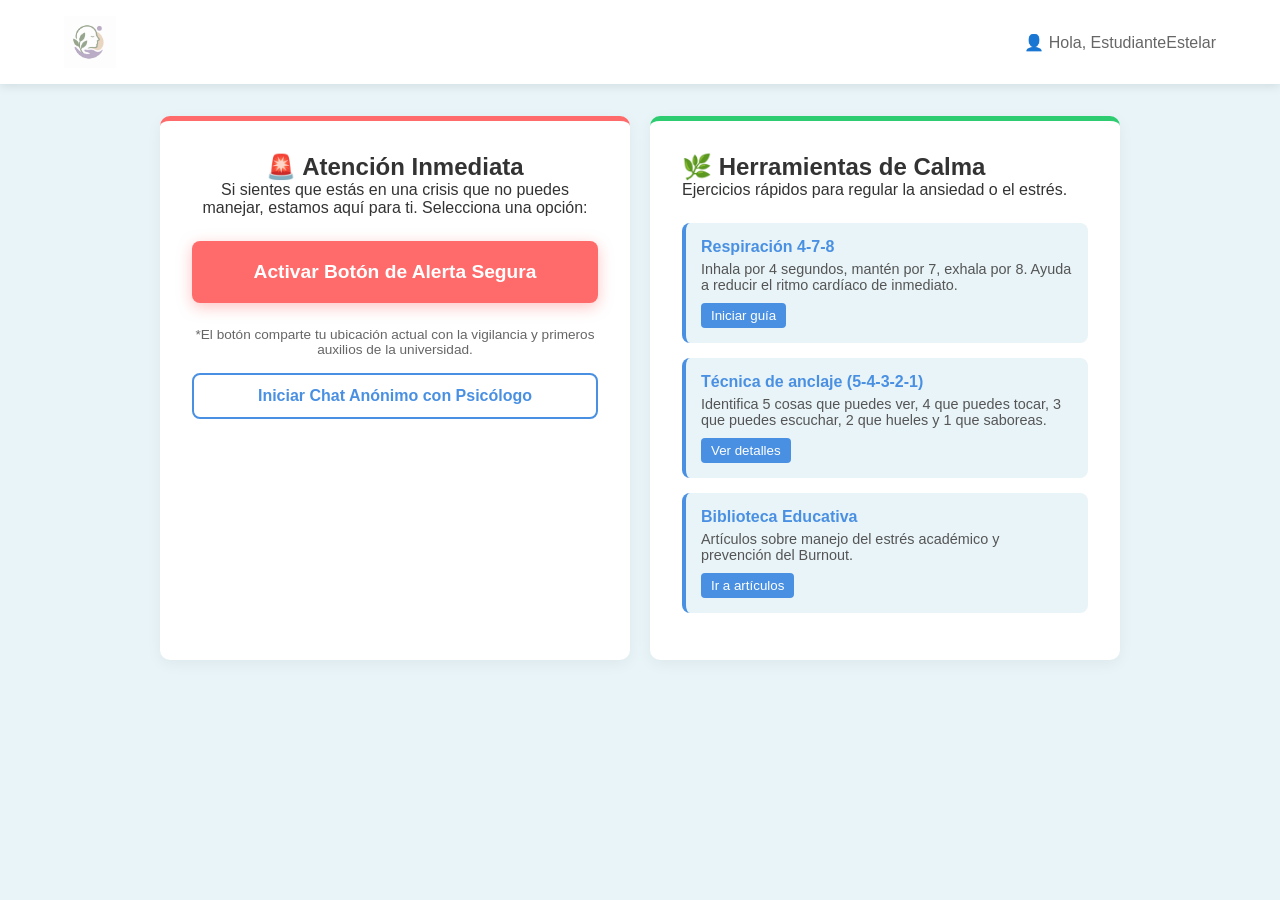
<file: solucion.html>
<!DOCTYPE html>
<html lang="es">
<head>
    <meta charset="UTF-8">
    <meta name="viewport" content="width=device-width, initial-scale=1.0">
    <title>SafeZone - Panel de Bienestar</title>
    <style>
        :root {
            --color-primario: #4A90E2; 
            --color-secundario: #E8F4F8; 
            --color-alerta: #FF6B6B; 
            --color-calma: #2ecc71;
            --texto-principal: #333333;
        }

        * { margin: 0; padding: 0; box-sizing: border-box; font-family: 'Segoe UI', Tahoma, Geneva, Verdana, sans-serif; }
        
        body { background-color: var(--color-secundario); color: var(--texto-principal); }

        header {
            background-color: white;
            padding: 1rem 5%;
            box-shadow: 0 2px 10px rgba(0,0,0,0.1);
            display: flex;
            justify-content: space-between;
            align-items: center;
        }

        .logo {
            display: inline-flex;
            align-items: center;
            text-decoration: none;
        }

        .logo img {
            display: block;
            width: 52px;
            height: 52px;
            object-fit: contain;
        }

        .perfil { font-weight: 500; color: #666; }

        .dashboard-container {
            max-width: 1000px;
            margin: 2rem auto;
            padding: 0 20px;
            display: grid;
            grid-template-columns: 1fr 1fr;
            gap: 20px;
        }

        .tarjeta-crisis {
            background-color: white;
            padding: 2rem;
            border-radius: 10px;
            border-top: 5px solid var(--color-alerta);
            box-shadow: 0 4px 15px rgba(0,0,0,0.05);
            text-align: center;
        }

        .btn-panico {
            background-color: var(--color-alerta);
            color: white;
            border: none;
            padding: 20px;
            width: 100%;
            border-radius: 8px;
            font-size: 1.2rem;
            font-weight: bold;
            cursor: pointer;
            margin: 1.5rem 0;
            box-shadow: 0 4px 15px rgba(255, 107, 107, 0.4);
        }

        .btn-chat {
            background-color: white;
            color: var(--color-primario);
            border: 2px solid var(--color-primario);
            padding: 12px;
            width: 100%;
            border-radius: 8px;
            font-size: 1rem;
            cursor: pointer;
            font-weight: bold;
        }

        .tarjeta-herramientas {
            background-color: white;
            padding: 2rem;
            border-radius: 10px;
            border-top: 5px solid var(--color-calma);
            box-shadow: 0 4px 15px rgba(0,0,0,0.05);
        }

        .ejercicio {
            background-color: var(--color-secundario);
            padding: 15px;
            border-radius: 8px;
            margin-bottom: 15px;
            border-left: 4px solid var(--color-primario);
        }

        .ejercicio h4 { color: var(--color-primario); margin-bottom: 5px; }
        .ejercicio p { font-size: 0.9rem; color: #555; }
        
        .btn-ejercicio {
            background-color: var(--color-primario);
            color: white;
            border: none;
            padding: 5px 10px;
            border-radius: 4px;
            margin-top: 10px;
            cursor: pointer;
        }

    </style>
</head>
<body>

    <header>
        <a href="index.html" class="logo solo-logo">
            <img src="logo.png" alt="Logo de Mente Sana" width="52" height="52" loading="lazy">
        </a>
        <div class="perfil">👤 Hola, <span id="alias-display">EstudianteEstelar</span></div>
    </header>

    <main class="dashboard-container">
        
        <section class="tarjeta-crisis">
            <h2>🚨 Atención Inmediata</h2>
            <p>Si sientes que estás en una crisis que no puedes manejar, estamos aquí para ti. Selecciona una opción:</p>
            
            <button class="btn-panico" onclick="alert('En una versión real, esto enviaría tu ubicación a la red de apoyo universitario.')">
                Activar Botón de Alerta Segura
            </button>
            
            <p style="font-size: 0.85rem; color: #666; margin-bottom: 1rem;">
                *El botón comparte tu ubicación actual con la vigilancia y primeros auxilios de la universidad.
            </p>

            <button class="btn-chat" onclick="alert('Abriendo chat cifrado de extremo a extremo...')">
                Iniciar Chat Anónimo con Psicólogo
            </button>
        </section>

        <section class="tarjeta-herramientas">
            <h2>🌿 Herramientas de Calma</h2>
            <p style="margin-bottom: 1.5rem;">Ejercicios rápidos para regular la ansiedad o el estrés.</p>

            <div class="ejercicio">
                <h4>Respiración 4-7-8</h4>
                <p>Inhala por 4 segundos, mantén por 7, exhala por 8. Ayuda a reducir el ritmo cardíaco de inmediato.</p>
                <button class="btn-ejercicio">Iniciar guía</button>
            </div>

            <div class="ejercicio">
                <h4>Técnica de anclaje (5-4-3-2-1)</h4>
                <p>Identifica 5 cosas que puedes ver, 4 que puedes tocar, 3 que puedes escuchar, 2 que hueles y 1 que saboreas.</p>
                <button class="btn-ejercicio">Ver detalles</button>
            </div>
            
            <div class="ejercicio">
                <h4>Biblioteca Educativa</h4>
                <p>Artículos sobre manejo del estrés académico y prevención del Burnout.</p>
                <button class="btn-ejercicio">Ir a artículos</button>
            </div>
        </section>

    </main>

</body>
</html>
</file>
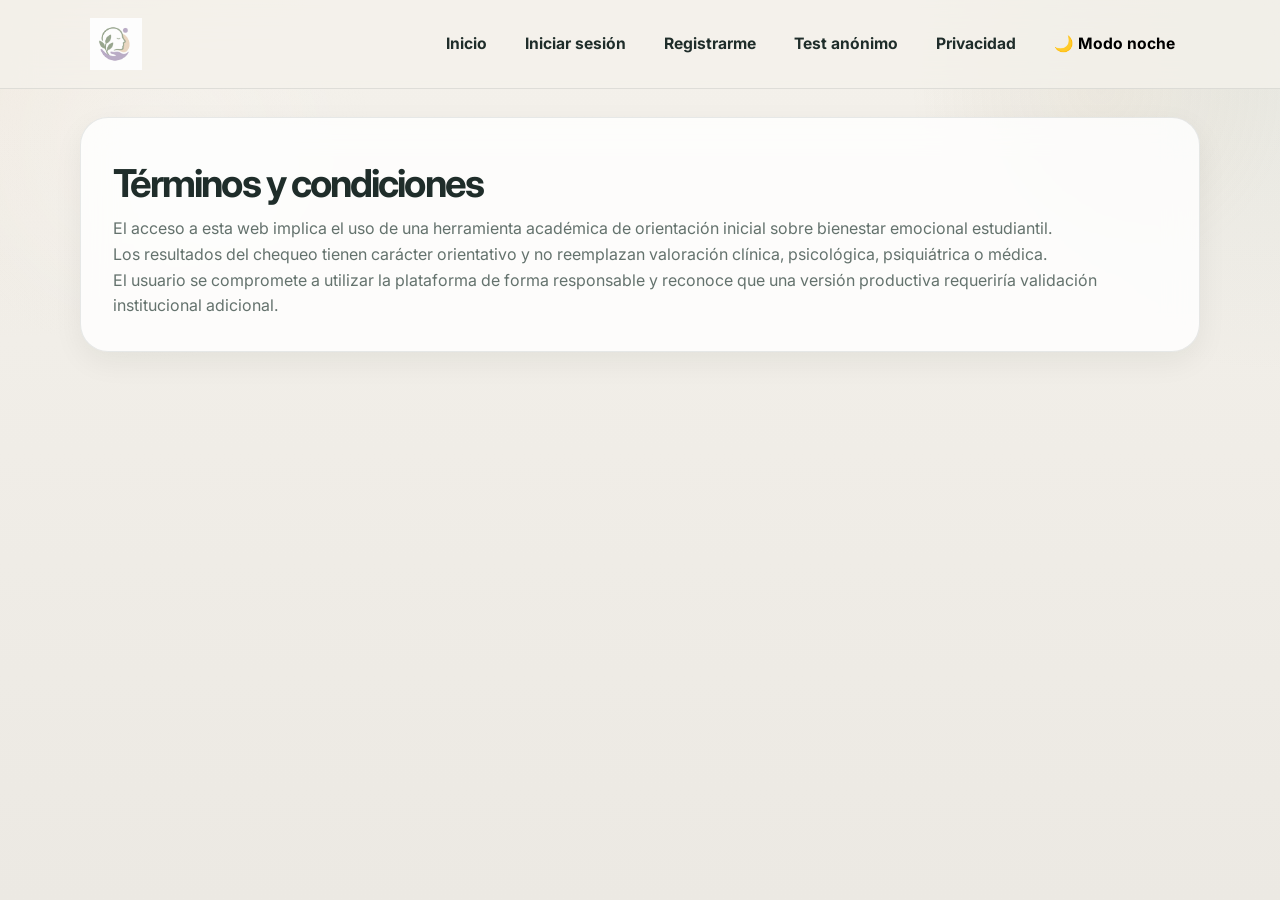
<file: terminos.html>
<!DOCTYPE html>
<html lang="es">
<head>
  <meta charset="UTF-8">
  <meta name="viewport" content="width=device-width, initial-scale=1.0">
  <title>Términos - Mente Sana</title>
  <link rel="preconnect" href="https://fonts.googleapis.com">
  <link rel="preconnect" href="https://fonts.gstatic.com" crossorigin>
  <link href="https://fonts.googleapis.com/css2?family=Inter:wght@400;500;600;700;800&display=swap" rel="stylesheet">
  <link rel="stylesheet" href="styles.css">
</head>
<body>
  <header class="header">
    <a href="index.html" class="logo-brand solo-logo">
      <img src="logo.png" alt="Logo de Mente Sana" class="logo-img" width="52" height="52" loading="lazy">
    </a>

    <nav class="nav">
      <a href="index.html">Inicio</a>
      <a href="login.html">Iniciar sesión</a>
      <a href="registro.html">Registrarme</a>
      <a href="evaluacion-anonima.html">Test anónimo</a>
      <a href="privacidad.html">Privacidad</a>
      <button id="themeToggle" class="theme-nav" type="button" aria-label="Cambiar tema"></button>
    </nav>
  </header>

  <main class="container section">
    <section class="legal-card reveal">
      <h1>Términos y condiciones</h1>
      <p>El acceso a esta web implica el uso de una herramienta académica de orientación inicial sobre bienestar emocional estudiantil.</p>
      <p>Los resultados del chequeo tienen carácter orientativo y no reemplazan valoración clínica, psicológica, psiquiátrica o médica.</p>
      <p>El usuario se compromete a utilizar la plataforma de forma responsable y reconoce que una versión productiva requeriría validación institucional adicional.</p>
    </section>
  </main>

  <script src="script.js"></script>
</body>
</html>
</file>
<file: styles.css>
:root {
  --bg: #f4f1eb;
  --bg-soft: #ece9e3;
  --surface: rgba(255,255,255,.82);
  --surface-2: rgba(255,255,255,.68);
  --surface-strong: rgba(255,255,255,.92);
  --text: #1f2d2a;
  --muted: #64726d;
  --border: rgba(67,87,81,.12);
  --primary: #6d8c7c;
  --primary-dark: #4f6b5d;
  --primary-soft: rgba(109,140,124,.14);
  --accent: #d9b790;
  --danger: #c77869;
  --warning: #d2a95e;
  --success: #6f9d8a;
  --shadow-sm: 0 10px 30px rgba(20,28,25,.06);
  --shadow-md: 0 18px 45px rgba(20,28,25,.12);
  --shadow-lg: 0 28px 60px rgba(20,28,25,.16);
  --radius-sm: 14px;
  --radius-md: 20px;
  --radius-lg: 28px;
  --transition: .28s ease;
}

[data-theme="dark"] {
  --bg: #171b1a;
  --bg-soft: #1d2321;
  --surface: rgba(28,34,32,.92);
  --surface-2: rgba(38,45,43,.9);
  --surface-strong: rgba(33,40,38,.98);
  --text: #eef3f0;
  --muted: #b4beb9;
  --border: rgba(231,237,234,.12);
  --primary: #89af9a;
  --primary-dark: #b0cebe;
  --primary-soft: rgba(137,175,154,.16);
  --accent: #e2c09a;
  --danger: #d8887b;
  --warning: #dfbd76;
  --success: #84b7a0;
  --shadow-sm: 0 10px 30px rgba(0,0,0,.25);
  --shadow-md: 0 18px 45px rgba(0,0,0,.34);
  --shadow-lg: 0 28px 60px rgba(0,0,0,.42);
}

* {
  margin: 0;
  padding: 0;
  box-sizing: border-box;
}

html {
  scroll-behavior: smooth;
}

body {
  font-family: "Inter", Arial, sans-serif;
  color: var(--text);
  min-height: 100vh;
  line-height: 1.6;
  background:
    radial-gradient(circle at top left, rgba(217,183,144,.10), transparent 22%),
    radial-gradient(circle at top right, rgba(109,140,124,.10), transparent 24%),
    linear-gradient(180deg, var(--bg) 0%, var(--bg-soft) 100%);
  transition: background var(--transition), color var(--transition);
}

body::before {
  content: "";
  position: fixed;
  inset: 0;
  pointer-events: none;
  z-index: -1;
  background:
    radial-gradient(circle at 12% 16%, rgba(255,255,255,.26), transparent 16%),
    radial-gradient(circle at 86% 10%, rgba(217,183,144,.08), transparent 14%);
}

a {
  text-decoration: none;
  color: inherit;
}

img {
  max-width: 100%;
  display: block;
}

button,
input,
textarea,
select {
  font: inherit;
}

button {
  border: none;
}

textarea {
  resize: vertical;
}

.oculto {
  display: none !important;
}

:focus-visible {
  outline: 3px solid color-mix(in srgb, var(--primary) 72%, white);
  outline-offset: 3px;
  border-radius: 12px;
}

.header {
  position: sticky;
  top: 0;
  z-index: 100;
  display: flex;
  align-items: center;
  justify-content: space-between;
  gap: 20px;
  padding: 18px 7%;
  backdrop-filter: blur(16px);
  background: color-mix(in srgb, var(--bg) 78%, transparent);
  border-bottom: 1px solid var(--border);
}

.logo-brand {
  display: inline-flex;
  align-items: center;
  gap: 12px;
}

.logo-brand.solo-logo {
  gap: 0;
}

.logo-img {
  width: 52px;
  height: 52px;
  object-fit: contain;
  display: block;
}

.logo-brand span {
  font-size: 1.85rem;
  font-weight: 800;
  letter-spacing: -.04em;
  color: var(--primary-dark);
}

.nav {
  display: flex;
  align-items: center;
  gap: 8px;
  flex-wrap: wrap;
  justify-content: flex-end;
}

.nav a,
.theme-nav {
  font-weight: 700;
  font-size: .98rem;
  padding: 10px 14px;
  border-radius: 999px;
  border: 1px solid transparent;
  background: transparent;
  cursor: pointer;
  transition: var(--transition);
}

.nav a:hover,
.theme-nav:hover {
  background: var(--surface-2);
  border-color: var(--border);
}

.container,
.auth-main {
  width: min(1120px, 92%);
  margin-inline: auto;
}

.section {
  padding: 28px 0;
}

.auth-main {
  min-height: calc(100vh - 92px);
  display: flex;
  align-items: center;
  justify-content: center;
  padding: 46px 0 56px;
}

.hero,
.card,
.auth-card,
.panel-card,
.result-box,
.legal-card,
.tool-card,
.question-card {
  background: var(--surface);
  border: 1px solid var(--border);
  border-radius: var(--radius-lg);
  box-shadow: var(--shadow-sm);
  backdrop-filter: blur(16px);
}

.hero,
.card,
.auth-card,
.panel-card,
.result-box,
.legal-card {
  padding: 32px;
}

.hero-grid {
  display: grid;
  grid-template-columns: 1.1fr .9fr;
  gap: 22px;
  align-items: stretch;
}

.hero h1,
.auth-card h1,
.panel-card h1,
.legal-card h1 {
  font-size: clamp(2rem, 3vw, 3.3rem);
  line-height: 1;
  letter-spacing: -.05em;
  margin: 14px 0;
}

.hero h2,
.panel-card h2,
.result-box h2,
.legal-card h2 {
  font-size: clamp(1.55rem, 2.2vw, 2.35rem);
  line-height: 1.05;
  letter-spacing: -.04em;
}

.hero p,
.card p,
.auth-card p,
.panel-card p,
.result-box p,
.legal-card p,
.question-card p,
.tool-card p {
  color: var(--muted);
}

.badges,
.chip-row,
.panel-chip-group {
  display: flex;
  flex-wrap: wrap;
  gap: 10px;
  margin-top: 16px;
}

.badge,
.chip,
.panel-chip,
.pill,
.level-tag,
.severity-badge,
.score-pill {
  display: inline-flex;
  align-items: center;
  gap: 8px;
  border-radius: 999px;
  padding: 8px 13px;
  font-size: .9rem;
  font-weight: 700;
  background: var(--surface-2);
  border: 1px solid var(--border);
  color: var(--primary-dark);
}

.pill.teal { color: #4f6b5d; }
.pill.blue { color: #4d7393; }
.pill.gold { color: #9b7a3d; }
.pill.rose { color: #a06a7f; }

.btn-row {
  display: flex;
  flex-wrap: wrap;
  gap: 14px;
  margin-top: 22px;
}

.btn {
  display: inline-flex;
  align-items: center;
  justify-content: center;
  min-height: 52px;
  padding: 14px 22px;
  border-radius: 999px;
  border: 1px solid transparent;
  cursor: pointer;
  font-weight: 700;
  transition: transform var(--transition), background var(--transition), border-color var(--transition), box-shadow var(--transition);
}

.btn:hover {
  transform: translateY(-2px);
}

.principal {
  background: linear-gradient(135deg, var(--primary), var(--primary-dark));
  color: #fff;
  box-shadow: 0 14px 28px rgba(79,107,93,.20);
}

.secundario {
  background: var(--surface-2);
  color: var(--primary-dark);
  border-color: var(--border);
}

.ghost {
  background: var(--primary-soft);
  color: var(--primary-dark);
  border-color: transparent;
}

.danger {
  background: linear-gradient(135deg, #d9967f, var(--danger));
  color: #fff;
}

.cards-3 {
  display: grid;
  grid-template-columns: repeat(3, 1fr);
  gap: 18px;
}

.card h3 {
  font-size: 1.3rem;
  letter-spacing: -.03em;
  margin-bottom: 10px;
}

.card .btn {
  margin-top: 18px;
}

.auth-card {
  width: min(620px, 100%);
}

.auth-form {
  display: flex;
  flex-direction: column;
  gap: 16px;
  margin-top: 24px;
}

.auth-group {
  display: flex;
  flex-direction: column;
  gap: 8px;
}

.auth-group label {
  font-size: .96rem;
  font-weight: 700;
  color: var(--text);
}

.auth-form input,
.auth-form textarea,
.auth-form select,
.tool-card textarea,
.tool-card input {
  width: 100%;
  min-height: 54px;
  padding: 15px 16px;
  border-radius: 16px;
  border: 1px solid var(--border);
  background: var(--surface-2);
  color: var(--text);
  font-size: 1rem;
  outline: none;
  transition: var(--transition);
}

.auth-form input::placeholder,
.auth-form textarea::placeholder,
.tool-card textarea::placeholder,
.tool-card input::placeholder {
  color: var(--muted);
}

.auth-form input:focus,
.auth-form textarea:focus,
.auth-form select:focus,
.tool-card textarea:focus,
.tool-card input:focus {
  border-color: color-mix(in srgb, var(--primary) 56%, white);
  box-shadow: 0 0 0 4px color-mix(in srgb, var(--primary) 16%, transparent);
}

.form-row {
  display: grid;
  grid-template-columns: 1fr 1fr;
  gap: 14px;
}

.mensaje-form {
  margin-top: 6px;
  font-weight: 600;
  color: var(--primary-dark);
  min-height: 24px;
}

.progress-top {
  display: flex;
  flex-direction: column;
  gap: 16px;
  margin-bottom: 24px;
}

.progress-top h2 {
  font-size: clamp(1.6rem, 2.4vw, 2.1rem);
  letter-spacing: -.04em;
}

.mini-label {
  color: var(--muted);
  font-size: .95rem;
  margin-bottom: 4px;
}

.progress-bar {
  width: 100%;
  height: 16px;
  border-radius: 999px;
  background: color-mix(in srgb, var(--surface-2) 88%, transparent);
  overflow: hidden;
  border: 1px solid var(--border);
}

.progress-fill {
  width: 12.5%;
  height: 100%;
  border-radius: 999px;
  background: linear-gradient(90deg, var(--accent), var(--primary), #9f96b8);
  transition: width .35s ease;
}

.question-card {
  background: linear-gradient(180deg, var(--surface) 0%, var(--surface-2) 100%);
  padding: 30px;
}

.question-card h3 {
  margin-bottom: 10px;
  font-size: clamp(1.6rem, 2.6vw, 2rem);
  line-height: 1.05;
  letter-spacing: -.04em;
}

.question-card p {
  font-size: 1.08rem;
  margin-bottom: 24px;
  max-width: 62ch;
}

.options-grid {
  display: grid;
  grid-template-columns: 1fr 1fr;
  gap: 16px;
}

.option-btn {
  width: 100%;
  min-height: 96px;
  padding: 18px;
  border-radius: 22px;
  border: 1px solid var(--border);
  background: color-mix(in srgb, var(--surface-2) 88%, transparent);
  color: var(--text);
  text-align: left;
  font-size: 1rem;
  font-weight: 700;
  line-height: 1.45;
  cursor: pointer;
  transition: transform var(--transition), border-color var(--transition), background var(--transition), box-shadow var(--transition);
  display: flex;
  align-items: center;
  justify-content: space-between;
  gap: 14px;
}

.option-btn::after {
  content: "Seleccionar";
  font-size: .84rem;
  font-weight: 700;
  color: var(--primary-dark);
  opacity: .72;
  white-space: nowrap;
}

.option-btn:hover {
  transform: translateY(-3px);
  border-color: color-mix(in srgb, var(--primary) 42%, white);
  background: color-mix(in srgb, var(--primary-soft) 44%, var(--surface-2));
  box-shadow: var(--shadow-sm);
}

.option-btn.active {
  background: linear-gradient(
    135deg,
    color-mix(in srgb, var(--primary) 24%, var(--surface-2)),
    color-mix(in srgb, var(--accent) 14%, var(--surface-2))
  );
  border-color: color-mix(in srgb, var(--primary) 60%, white);
  box-shadow: 0 12px 28px rgba(79,107,93,.16);
}

.option-btn.active::after {
  content: "Elegida";
  opacity: 1;
}

.actions-eval {
  display: flex;
  justify-content: space-between;
  align-items: center;
  gap: 14px;
  flex-wrap: wrap;
  margin-top: 26px;
  padding-top: 18px;
  border-top: 1px solid var(--border);
}

.result-box {
  margin-top: 24px;
}

.result-box h2 {
  margin-bottom: 20px;
}

.meter {
  display: grid;
  grid-template-columns: 130px 1fr;
  gap: 24px;
  align-items: center;
}

.meter-circle {
  width: 124px;
  height: 124px;
  border-radius: 50%;
  display: flex;
  align-items: center;
  justify-content: center;
  font-size: 2rem;
  font-weight: 800;
  color: #fff;
  box-shadow: var(--shadow-md);
}

.meter-low { background: linear-gradient(135deg,#6ea28d,#4f6b5d); }
.meter-mid { background: linear-gradient(135deg,#d8be7d,#caa45b); color: #2d2a24; }
.meter-high { background: linear-gradient(135deg,#e1a170,#cd8553); }
.meter-urgent { background: linear-gradient(135deg,#d98d82,#bf6c61); }

.recommend-box {
  margin-top: 22px;
  padding: 20px;
  border-radius: 20px;
  background: var(--surface-2);
  border: 1px solid var(--border);
}

.recommend-box ul {
  padding-left: 20px;
  margin-top: 10px;
}

.footer {
  padding: 24px 7%;
  border-top: 1px solid var(--border);
  background: color-mix(in srgb, var(--bg) 72%, transparent);
  margin-top: 26px;
}

.footer p {
  color: var(--muted);
}

.footer-links {
  display: flex;
  flex-wrap: wrap;
  gap: 14px;
  margin-top: 10px;
}

.reveal {
  opacity: 0;
  transform: translateY(20px);
  transition: .7s ease;
}

.reveal.visible {
  opacity: 1;
  transform: translateY(0);
}

.tool-grid,
.cards-grid.signs-grid,
.severity-grid,
.actions-grid {
  display: grid;
  gap: 18px;
}

.tool-grid {
  grid-template-columns: repeat(2, 1fr);
}

.cards-grid.signs-grid {
  grid-template-columns: repeat(2, 1fr);
}

.severity-grid {
  grid-template-columns: repeat(3, 1fr);
}

.actions-grid {
  grid-template-columns: repeat(2, 1fr);
}

.tool-card,
.sign-card,
.severity-card,
.action-card {
  background: var(--surface);
  border: 1px solid var(--border);
  border-radius: 24px;
  padding: 24px;
  box-shadow: var(--shadow-sm);
}

.tool-card h3,
.sign-card h3,
.severity-card h3 {
  margin-bottom: 10px;
  font-size: 1.25rem;
  line-height: 1.15;
}

.sign-head {
  display: flex;
  align-items: center;
  justify-content: space-between;
  gap: 10px;
  margin-bottom: 14px;
  flex-wrap: wrap;
}

.sign-card ul,
.serious-list ul {
  padding-left: 20px;
  color: var(--muted);
}

.sign-card li,
.serious-list li {
  margin-bottom: 8px;
}

.severity-card.low {
  border-color: color-mix(in srgb, var(--success) 30%, var(--border));
}

.severity-card.mid {
  border-color: color-mix(in srgb, var(--warning) 34%, var(--border));
}

.severity-card.high {
  border-color: color-mix(in srgb, var(--danger) 34%, var(--border));
}

.alert-box {
  margin-top: 16px;
  padding: 20px;
  border-radius: 20px;
  background: color-mix(in srgb, var(--danger) 8%, var(--surface-2));
  border: 1px solid color-mix(in srgb, var(--danger) 20%, var(--border));
}

.action-card {
  display: flex;
  gap: 14px;
  align-items: flex-start;
}

.action-card strong {
  font-size: 1.3rem;
  color: var(--primary-dark);
  line-height: 1;
  margin-top: 2px;
}

.tool-card textarea {
  min-height: 120px;
}

.tool-output {
  margin-top: 16px;
  padding: 16px;
  border-radius: 18px;
  background: var(--surface-2);
  border: 1px solid var(--border);
  color: var(--text);
}

.breath-visual {
  width: 180px;
  height: 180px;
  border-radius: 50%;
  margin: 18px auto;
  background: linear-gradient(135deg, var(--primary), var(--accent));
  display: flex;
  align-items: center;
  justify-content: center;
  color: #fff;
  font-weight: 800;
  font-size: 1.25rem;
  box-shadow: var(--shadow-md);
  transition: transform 4s ease-in-out, opacity .4s ease;
}

.breath-visual.expand {
  transform: scale(1.22);
}

.checklist {
  display: grid;
  gap: 10px;
  margin-top: 14px;
}

.checklist label {
  display: flex;
  gap: 10px;
  align-items: flex-start;
  padding: 12px 14px;
  border: 1px solid var(--border);
  border-radius: 16px;
  background: var(--surface-2);
}

.score-strip {
  display: flex;
  flex-wrap: wrap;
  gap: 10px;
  margin-top: 16px;
}

.small-note {
  font-size: .94rem;
  color: var(--muted);
  margin-top: 12px;
}

@media (max-width: 980px) {
  .header {
    flex-direction: column;
    align-items: stretch;
  }

  .nav {
    justify-content: center;
  }

  .hero-grid,
  .cards-3,
  .form-row,
  .meter,
  .tool-grid,
  .cards-grid.signs-grid,
  .severity-grid,
  .actions-grid {
    grid-template-columns: 1fr;
  }
}

@media (max-width: 720px) {
  .header {
    padding: 16px 5%;
  }

  .nav a,
  .theme-nav {
    width: 100%;
    justify-content: center;
    text-align: center;
  }

  .hero,
  .card,
  .auth-card,
  .panel-card,
  .result-box,
  .legal-card,
  .question-card,
  .tool-card,
  .sign-card,
  .severity-card,
  .action-card {
    padding: 22px;
  }

  .options-grid {
    grid-template-columns: 1fr;
  }

  .question-card h3 {
    font-size: 1.65rem;
  }

  .option-btn {
    min-height: 84px;
    border-radius: 18px;
  }

  .logo-brand span {
    font-size: 1.45rem;
  }

  .meter {
    gap: 18px;
  }

  .meter-circle {
    width: 108px;
    height: 108px;
    font-size: 1.7rem;
  }

  .breath-visual {
    width: 150px;
    height: 150px;
  }
}

@media (prefers-reduced-motion: reduce) {
  html {
    scroll-behavior: auto;
  }

  *,
  *::before,
  *::after {
    animation: none !important;
    transition: none !important;
  }

  .reveal {
    opacity: 1;
    transform: none;
  }

  .btn:hover,
  .option-btn:hover,
  .breath-visual.expand {
    transform: none;
  }
}
</file>
